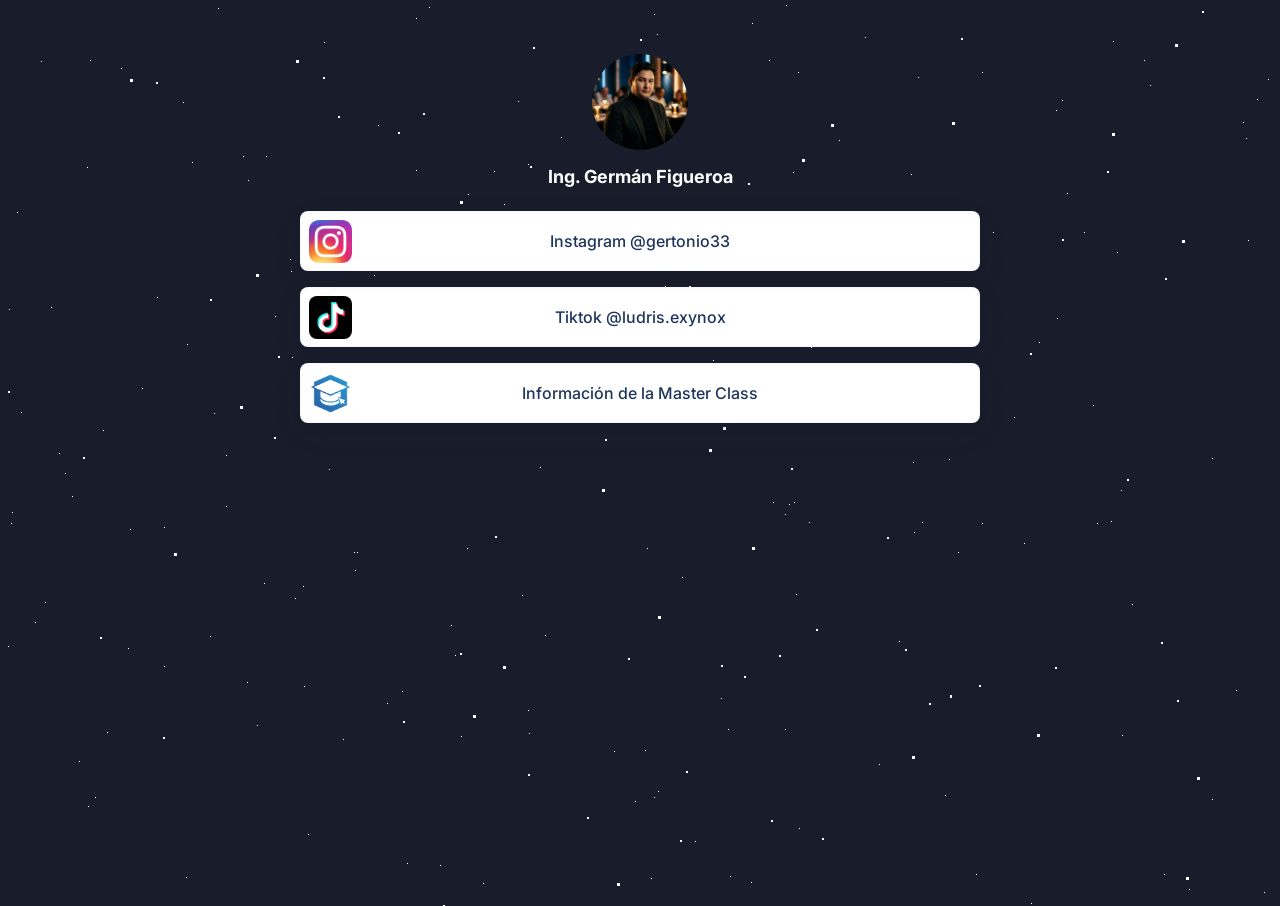
<file: index.html>
<!DOCTYPE html>
<html lang="en">
    <head>
        <meta charset="utf-8">
        <link href="assets/css/style.css" rel="stylesheet">
        <meta name='viewport' content='width=device-width, initial-scale=1.0, maximum-scale=1.0, user-scalable=0'>
        <link rel="shortcut icon" href="assets/images/favicon.png" type="image/webp">
        <link rel="apple-touch-icon" sizes="180x180" href="images/favicon.png">
        <link rel="icon" href="assets/images/favicon.png" type="image/webp">
        <title>Linktree template</title>
        <link href="https://fonts.googleapis.com/css2?family=Inter:wght@400;500;600;700&amp;display=swap" rel="stylesheet">
    </head>
    <body>
        <!-- Snowfall Background Animation -->
        <section class="animated-background">
            <div id="stars1"></div>
            <div id="stars2"></div>
            <div id="stars3"></div>
        </section>
        <!-- End of Snowfall Background Animation -->

        <div class="min-h-full flex-h-center" id="background_div">
            <input type="hidden" value="https://bio.link" id="app-url">
                <input type="hidden" value="null" id="is-featured">
                    <canvas id="bg-canvas" class="background-overlay"></canvas>
                </input>
            </input>

            <div class="mt-48 page-full-wrap relative ">
                <input type="hidden" value="creator-page" id="page-type">
                <img class="display-image m-auto" data-src="assets/images/logo.png" src="assets/images/ger.jpeg" alt="[Your photo alt]"/>
                <h2 class="page-title page-text-color page-text-font mt-16 text-center">Ing. Germán Figueroa</h2>
                       
                <div class="mt-24">
                    <div class="page-item-wrap relative">
                        <div class="page-item flex-both-center absolute"></div>
                        <a class="page-item-each py-10 flex-both-center" href="https://www.instagram.com/gertonio33?igsh=aHZlazZhb2wwNm03" data-id="261652" data-type="page_item">
                            <img class="link-each-image" data-src="assets/images/instagram.png" src="assets/images/instagram.png" alt="Instagram @gertonio33"/>
                            <span class=" item-title text-center">Instagram @gertonio33</span>
                        </a>
                    </div>        
                    <div class="page-item-wrap relative">
                        <div class="page-item flex-both-center absolute"></div>
                        <a class="page-item-each py-10 flex-both-center" href="https://www.tiktok.com/@ludris.exynox?is_from_webapp=1&sender_device=pc" data-id="261685" data-type="page_item">
                            <img class="link-each-image" data-src="assets/images/tiktok.jpg" src="assets/images/tiktok.jpg" alt="ludris.exynox"/>
                            <span class=" item-title text-center">Tiktok @ludris.exynox</span>
                        </a>
                    </div>    
                    <div class="page-item-wrap relative">
                        <div class="page-item flex-both-center absolute"></div>
                        <a class="page-item-each py-10 flex-both-center" data-id="261685" href="cursoinfo.html" target="_self" data-type="page_item"> 
                            <img class="link-each-image" data-src="assets/images/curso.webp" src="assets/images/curso.webp" />
                            <span class=" item-title text-center">Información de la Master Class</span>
                        </a>
                    </div>                            
                                      
                </div>                                                                                
            </div>
        </div>
    </body>

    <!--
    A different snowfall    
    <script  src="assets/js/snowfall.js"></script>
    -->
</html>
</file>
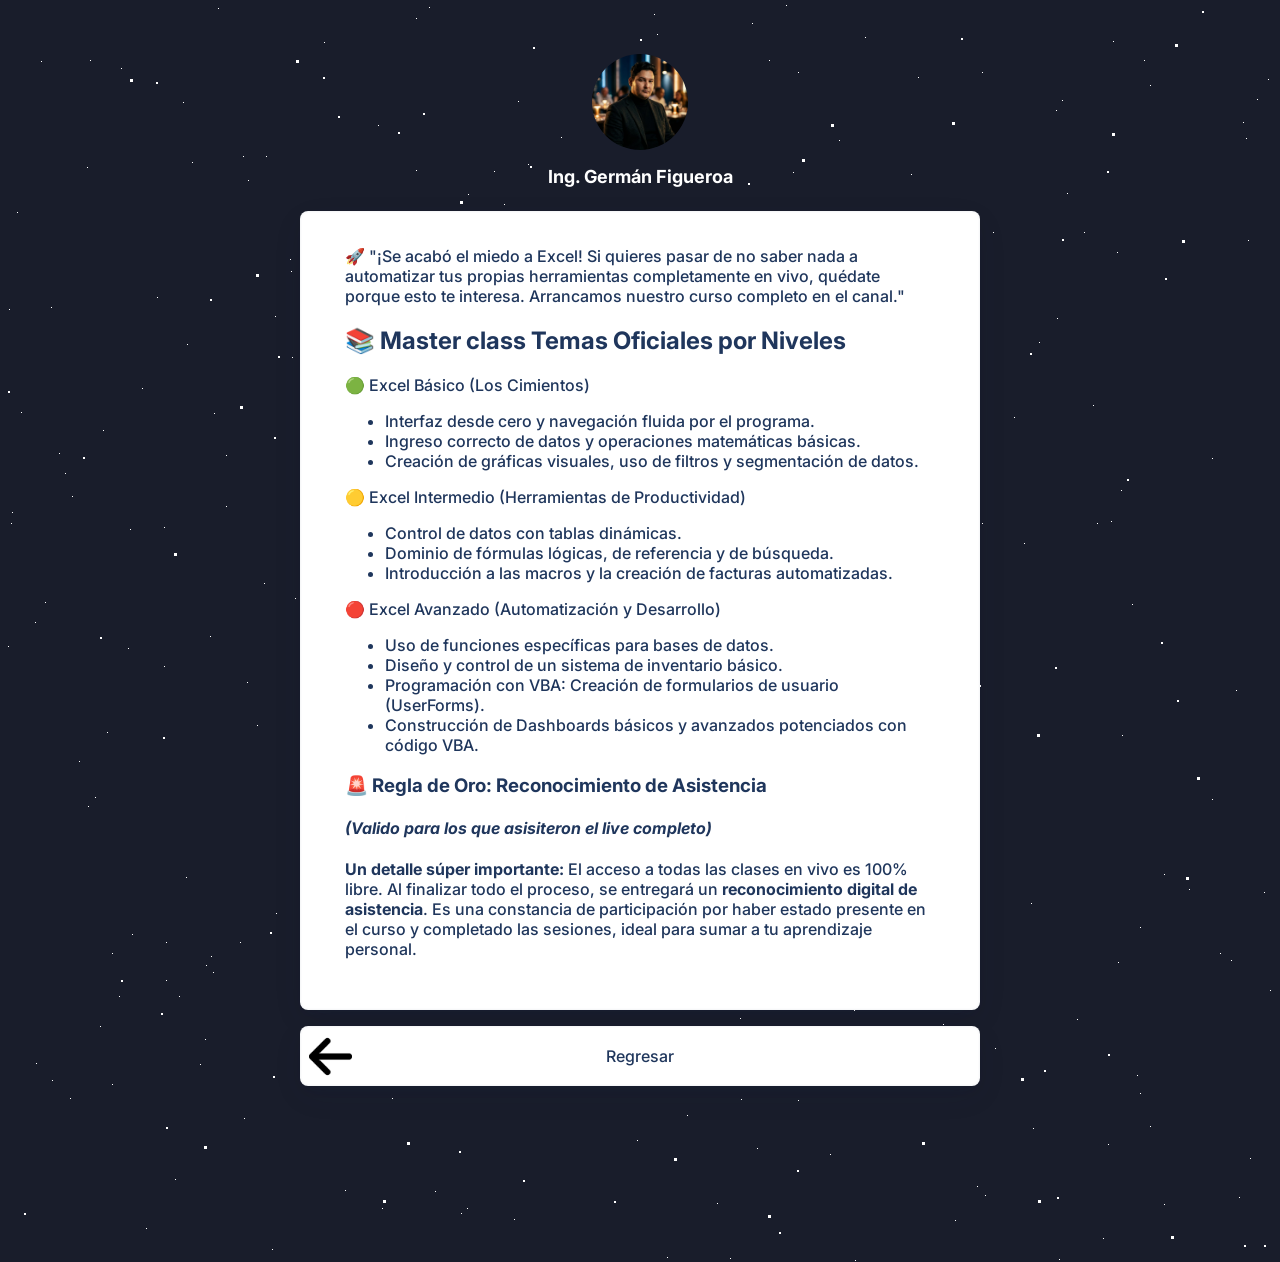
<file: cursoinfo.html>
<!DOCTYPE html>
<html lang="en">
    <head>
        <meta charset="utf-8">
        <link href="assets/css/style.css" rel="stylesheet">
        <meta name='viewport' content='width=device-width, initial-scale=1.0, maximum-scale=1.0, user-scalable=0'>
        <link rel="shortcut icon" href="assets/images/favicon.png" type="image/webp">
        <link rel="apple-touch-icon" sizes="180x180" href="images/favicon.png">
        <link rel="icon" href="assets/images/favicon.png" type="image/webp">
        <title>Perfil German Figueroa</title>
        <link href="https://fonts.googleapis.com/css2?family=Inter:wght@400;500;600;700&amp;display=swap" rel="stylesheet">
    </head>
    <body>
        <!-- Snowfall Background Animation -->
        <section class="animated-background">
            <div id="stars1"></div>
            <div id="stars2"></div>
            <div id="stars3"></div>
        </section>
        <!-- End of Snowfall Background Animation -->

        <div class="min-h-full flex-h-center" id="background_div">
            <input type="hidden" value="https://bio.link" id="app-url">
                <input type="hidden" value="null" id="is-featured">
                    <canvas id="bg-canvas" class="background-overlay"></canvas>
                </input>
            </input>

            <div class="mt-48 page-full-wrap relative ">
                <input type="hidden" value="creator-page" id="page-type">
                <img class="display-image m-auto" data-src="assets/images/logo.png" src="assets/images/ger.jpeg" alt="[Your photo alt]"/>
                <h2 class="page-title page-text-color page-text-font mt-16 text-center">Ing. Germán Figueroa</h2>
                       
                <div class="mt-24">        
                    <div class="page-item-wrap relative">
                        <div class="page-item flex-both-center absolute"></div>
                        <a class="page-item-each py-10 flex-both-center" data-id="261685" data-type="page_item">  
                            <div class="curso-container">
    <div class="curso-intro">
        🚀 "¡Se acabó el miedo a Excel! Si quieres pasar de no saber nada a automatizar tus propias herramientas completamente en vivo, quédate porque esto te interesa. Arrancamos nuestro curso completo en el canal."
    </div>

    <h2 class="curso-seccion-titulo">📚 Master class Temas Oficiales por Niveles</h2>

    <div class="curso-nivel">
        <div class="nivel-sub">🟢 Excel Básico (Los Cimientos)</div>
        <ul>
            <li>Interfaz desde cero y navegación fluida por el programa.</li>
            <li>Ingreso correcto de datos y operaciones matemáticas básicas.</li>
            <li>Creación de gráficas visuales, uso de filtros y segmentación de datos.</li>
        </ul>
    </div>

    <div class="curso-nivel">
        <div class="nivel-sub">🟡 Excel Intermedio (Herramientas de Productividad)</div>
        <ul>
            <li>Control de datos con tablas dinámicas.</li>
            <li>Dominio de fórmulas lógicas, de referencia y de búsqueda.</li>
            <li>Introducción a las macros y la creación de facturas automatizadas.</li>
        </ul>
    </div>

    <div class="curso-nivel">
        <div class="nivel-sub">🔴 Excel Avanzado (Automatización y Desarrollo)</div>
        <ul>
            <li>Uso de funciones específicas para bases de datos.</li>
            <li>Diseño y control de un sistema de inventario básico.</li>
            <li>Programación con VBA: Creación de formularios de usuario (UserForms).</li>
            <li>Construcción de Dashboards básicos y avanzados potenciados con código VBA.</li>
        </ul>
    </div>

    <div class="curso-alerta">
        <h3>🚨 Regla de Oro: Reconocimiento de Asistencia</h3>
        <h4><i>(Valido para los que asisiteron el live completo)</i></h4>
        <p><strong>Un detalle súper importante:</strong> El acceso a todas las clases en vivo es 100% libre. Al finalizar todo el proceso, se entregará un <strong>reconocimiento digital de asistencia</strong>. Es una constancia de participación por haber estado presente en el curso y completado las sesiones, ideal para sumar a tu aprendizaje personal.</p>
    </div>
</div>
                        </a>
                    </div>  
                    <div class="page-item-wrap relative">
                        <div class="page-item flex-both-center absolute"></div>
                        <a class="page-item-each py-10 flex-both-center" href="./index.html" data-id="261685" data-type="page_item">
                            <img class="link-each-image" data-src="assets/images/curso.webp" src="assets/images/back.png" />
                            <span class=" item-title text-center">Regresar</span>
                        </a>
                    </div>                            
                                      
                </div>                                                                                
            </div>
        </div>
    </body>

    <!--
    A different snowfall    
    <script  src="assets/js/snowfall.js"></script>
    -->
</html>
</file>
<file: assets/css/style.css>
body,html{
    -ms-scroll-chaining:none;
    overscroll-behavior:none;
    margin:0;
    padding:0;
    background-color: #191d2b;
}

@-webkit-keyframes slidetounlock{
    0%{background-position:-100px 0}
    10%{background-position:-100px 0}
    50%{background-position:100px 0}
    to{background-position:100px 0}
}

@keyframes slidetounlock{
    0%{background-position:-100px 0}
    10%{background-position:-100px 0}
    50%{background-position:100px 0}
    to{background-position:100px 0}
}

.min-h-full{
    min-height:100vh
}

.flex{
    display:flex
}

.flex-both-center{
    display:flex;
    justify-content:center;
    align-items:center
}

.flex-wrap{
    flex-wrap:wrap
}

.flex-h-center{
    display:flex;
    justify-content:center
}

.item-center{
    align-items:center
}

.flex-dir-c{
    flex-direction:column
}

.mx-auto{
    margin-left:auto;
    margin-right:auto
}
.mt-2{
    margin-top:2px
}
.mt-4{
    margin-top:4px
}
.mt-8{
    margin-top:8px
}
.mt-12{
    margin-top:12px
}
.mt-16{
    margin-top:16px
}
.mt-24{
    margin-top:24px
}
.mt-32{
    margin-top:32px
}
.mt-48{
    margin-top:48px
}
.mt-120{
    margin-top:120px
}
.mb-48{
    margin-bottom:48px
}
.m-auto{
    margin:auto
}
.ml-6{
    margin-left:6px
}
.py-10{
    padding:10px
}
.ln-h-22{
    line-height:22px
}
.ln-h-32{
    line-height:32px
}

.text-fs-14{
    font-size:14px
}
.text-fs-16{
    font-size:16px
}
.text-fs-18{
    font-size:18px
}
.text-fs-20{
    font-size:20px
}
.text-fs-22{
    font-size:22px
}

.font-inter{
    font-family:Inter,sans-serif
}
.font-weight-500{
    font-weight:500
}
.font-weight-600{
    font-weight:600
}

.color-white{
    color:#fff
}
.color-gray{
    color:hsla(0,0%,100%,.9)
}
.color-dark{
    color:#222
}
.color-danger{
    color:#ff4963
}

.page-bg{
    position:fixed;
    inset:0;
    z-index:-1;
    height:100vh;
    width:100vw
}
.page-image {
    object-position: center;

}

.display-image {
    border-radius: 50%;
}

.page-title {
    font-size: 18px;
    font-weight: 700;
}

.page-bioline {
    font-size: 16px;
    font-weight: 600;
}

.page-item-title {
    font-size: 16px;
    font-weight: 700;
}

.page-item-each {
    color: #1F365C;
    font-family: 'Inter', sans-serif;
    font-size: 16px;
    font-weight: 500;
    text-transform: none;
    border-radius: 8px;
    
    min-height: 60px;
}

.page-item-wrap {
    margin: 16px 0;
}

.page-item-wrap:last-child {
    margin-bottom: 0;
}

.page-item-wrap:hover {
    transform: translate3d(0px, 0px, 0px) scale(1.015);
}

.page-item {
    border: 0px solid #FFFFFF;
    background: #FFFFFF ;
    border-radius: 8px;
   box-shadow: 0px 6px 14px -6px rgba(24, 39, 75, 0.12), 0px 10px 32px -4px rgba(24, 39, 75, 0.1), inset 0px 0px 2px 1px rgba(24, 39, 75, 0.05);
}


.embed-wrap iframe, .embed-wrap-inside {
    border-radius: 8px;
}

.link-each-image, .page-item-wrap {
    border-radius: 8px;
}

.page-text-font {
    font-family: 'Inter', sans-serif;
    text-transform: none;
}

.page-text-color {
    color: #fff;
}

.social-icon-fill path, .social-icon-fill circle, .social-icon-fill rect {
    fill: #fff;
}

.page-overlay-btn {
    border: 2px solid #1F365C;
}

.w-full{
    width:100%
}

.w-250{
    width:250px
}
.h-150,.h-165{
    height:150px
}

.background-overlay{
    position:fixed;
    width:100%;
    height:100%;
    z-index:0
}

.page-overlay{
    position:fixed;
    left:0;
    top:0;
    width:100vw;
    height:100vh;
    background:rgba(0,0,0,.1);
    -webkit-backdrop-filter:blur(20px);
    backdrop-filter:blur(20px);
    z-index:100
}
.page-overlay-btn{
    text-decoration:none;
    font-family:Inter,sans-serif;
    background:transparent;
    padding:10px 30px;
    border-radius:6px;
    font-size:1.2em;
    display:inline-block;
    cursor:pointer
}
.page-overlay-title{
    font-size:30px;
    font-family:sans-serif
}

.page-overlay-text{
    font-size:18px
}

.page-image{
    position:fixed;
    left:0;
    top:0;
    width:100vw;
    height:100vh;
    -o-object-fit:cover;
    object-fit:cover
}

.display-image{
    width:96px;
    height:96px;
    display:block;
    border-radius:50%;
    -o-object-fit:cover;
    object-fit:cover
}
.text-center{
    text-align:center
}

.page-title{
    margin-bottom:0
}

.page-bioline{
    font-weight:500
}

.page-full-wrap{
    width:680px;
    z-index:10;
    padding-bottom:176px
}
.page-item-wrap{
    transition:transform .15s cubic-bezier(.17,.67,.29,2.71) 0s
}

.page-item-wrap.show-embed{
    border-radius:30px;
    transition:unset;
    transform:unset
}

.page-item-wrap.show-embed:hover{
    transform:unset
}

.page-item-wrap.show-embed:hover .page-item:after,.page-item-wrap.show-embed:hover .page-item:before{
    -webkit-animation:unset;
    animation:unset
}

.show-embed-item{
    overflow:hidden;
    transition:all .3s ease-in-out
}

.page-item-wrap.show-embed .show-embed-item{
    overflow:visible
}

.embed-ind-arrow-icon{
    transform:rotate(-90deg)
}

.page-item-wrap.show-embed .embed-ind-arrow-icon{
    transform:rotate(0deg)
}

.page-item{
    box-sizing:border-box;
    position:absolute;
    left:0;
    top:0;
    width:100%;
    height:100%;
    z-index:-1
}
.page-social{
    display:block;
    cursor:pointer;
    margin:0 12px 12px
}

.page-social svg{
    width:28px;
    height:28px
}

.relative{
    position:relative
}

.link-each-image{
    width:43px;
    height:43px;
    position:absolute;
    left:9px;
    -o-object-fit:cover;
    object-fit:cover
}

.page-logo{
    position:absolute;
    bottom:32px;
    left:calc(50% - 15px)
}

.page-logo:hover svg .bl-logo-br{
    opacity:1
}

.rounded-md{
    border-radius:8px
}

.close-embed{
    width:25px;
    height:25px;
    border-radius:50%;
    background:#fff;
    opacity:.7
}

.embed-wrap{
    width:100%;
    box-sizing:border-box;
    padding:8px;
    height:100%
}

.embed-ind-arrow{
    position:absolute;
    right:24px;
    height:14px;
    top:calc(50% - 7px);
    margin-bottom:16px
}

.embed-ind-arrow-icon{
    transition:all .4s ease-in-out
}

.close-embed:hover{
    opacity:1
}

.cursor-pointer{
    cursor:pointer
}

.page-item-each{
    text-decoration:none;
    overflow:hidden;
    z-index:10;
    box-sizing:border-box
}

.item-title{
    width:55%;
    word-break:break-word
}
.social-icon-anchor{
    position:absolute;
    width:100%;
    height:100%;
    left:0;
    top:0
}

.page-social:hover{
    transition:all .1s ease-in-out;
    transform:scale(1.1)
}

.page-item-title{
    font-weight:700;
    margin-bottom:16px
}

.embed-wrap-inside{
    background-color:#fff;
    display:flex;
    justify-content:center;
    box-sizing:border-box;
    padding:10px;
    height:100%;
    overflow:hidden
}

.embed-wrap-inside iframe{
    width:auto;
    min-width:500px
}

.embed-wrap-inside{
    position:relative
}

.embed-wrap-inside:after{
    content:"";
    position:absolute;
    height:85%;
    width:495px;
    border:10px solid #fff;
    transition-property:border;
    transition-duration:.2s;
    pointer-events:none
}

.subscribers-img{
    width:66px;
    height:66px;
    border-radius:50%;
    box-shadow:0 0 10px rgba(0,0,0,.05);
    position:absolute;
    top:-33px;
    left:calc(50% - 33px)
}

.subsc-count{
    color:hsla(0,0%,100%,.9);
    line-height:24px;
    font-weight:300
}

.subsc-err{
    height:40px;
    transition:all .25s ease-in-out
}

.w-400{
    width:400px
}

.subsc-button{
    height:40px;
    padding:0 16px;
    background:#fff;
    border:1px solid #fff;
    border-radius:0 2px 2px 0;
    line-height:32px;
    text-transform:capitalize;
    color:#000;
    cursor:pointer;
    justify-content:center;
    align-items:center;
    text-decoration:none
}

.thank-you-btn{
    border-radius:2px
}

.dark-btn{
    background:#222;
    height:48px;
    padding:0 24px;
    color:#fff;
    border:1.5px solid #222
}

.subsc-button:focus{
    outline:none
}

.subsc-email{
    background:hsla(0,0%,100%,.1);
    border:1.5px solid #fff;
    border-radius:2px 0 0 2px;
    padding:0 12px;
    height:40px;
    font-size:14px;
    width:calc(100% - 180px);
    box-sizing:border-box
}

.dark-input{
    border:1.5px solid #222;
    height:48px;
    width:calc(100% - 100px);
    font-size:16px;
    color:#222
}

.subsc-email::-moz-placeholder{
    font-family:Inter,sans-serif;
    font-size:14px;
    line-height:19px;
    color:hsla(0,0%,100%,.5)

}

.subsc-email:-ms-input-placeholder{
    font-family:Inter,sans-serif;
    font-size:14px;
    line-height:19px;
    color:hsla(0,0%,100%,.5)
}

.subsc-email::placeholder{
    font-family:Inter,sans-serif;
    font-size:14px;
    line-height:19px;
    color:hsla(0,0%,100%,.5)
}

.dark-input::-moz-placeholder{
    color:#6e6d7a;
    font-size:16px
}

.dark-input:-ms-input-placeholder{
    color:#6e6d7a;
    font-size:16px
}

.dark-input::placeholder{
    color:#6e6d7a;
    font-size:16px
}

.subsc-email:focus{
    outline:none;
    background:hsla(0,0%,100%,0)
}

.subscribers-email-wrap.error-wrap .subsc-button,.subscribers-email-wrap.error-wrap .subsc-email{
    border:1.5px solid #ff4963
}

.subscribers-email-wrap.error-wrap .subsc-email{
    border-right:none
}

.featured-subscribers{
    position:fixed;
    left:0;
    bottom:0;
    width:100%;
    background:#000;
    box-shadow:0 1.60588px 4.41618px rgba(24,39,75,.12),0 2.81029px 12.8471px rgba(24,39,75,.12);
    z-index:100;
    box-sizing:border-box;
    opacity:1;
    transition:all .27s cubic-bezier(.1,.9,.9,.9);
    flex-wrap:wrap;
    display:flex;
    flex-flow:column;
    justify-content:center;
    align-items:center
}

.featured-subscribers .subsc-count,.featured-subscribers .subsc-svg,.featured-subscribers .subscribers-email-wrap{
    opacity:1
}

.featured-subscribers.hide-subscribers .subsc-count,.featured-subscribers.hide-subscribers .subsc-svg,.featured-subscribers.hide-subscribers .subscribers-email-wrap{
    opacity:0
}

.featured-subscribers .subscribers-img{
    opacity:1;
    transform:scale(1);
    transition:all .27s cubic-bezier(.1,.9,.9,.9)
}

.featured-subscribers.hide-subscribers .subscribers-img{
    opacity:0;
    transform:scale(.15);
    transition:all .27s cubic-bezier(.1,.9,.9,.9)
}

.featured-subscribers .subsc-title{
    margin-top:32px;
    transition:all .27s cubic-bezier(.1,.9,.9,.9)
}

.featured-subscribers.hide-subscribers .show-after-success .thank-you-msg{
    opacity:1
}

.featured-subscribers.hide-subscribers .pt-38{
    padding-top:38px
}

.featured-subscribers.hide-subscribers .pt-52{
    padding-top:52px
}

.featured-subscribers.hide-subscribers .subsc-title{
    font-size:16px;
    font-weight:400;
    transition:all .27s cubic-bezier(.1,.9,.9,.9)
}

.featured-subscribers.hide-subscribers{
    transition:all .25s cubic-bezier(.1,.9,.9,.9);
    height:56px
}

.featured-subscribers.hide-subscribers .subscribers-btn{
    transform:rotate(180deg)
}

.subscribers-btn{
    position:absolute;
    right:16px;
    top:14px;
    width:30px;
    height:30px;
    display:flex;
    align-items:center;
    justify-content:center;
    border-radius:30px;
    transition:all .2s ease-out
}

.subscribers-btn svg path{
    opacity:.5;
    transition:all 75ms ease
}

.subscribers-btn:hover svg path{
    opacity:1;
    transition:all 75ms ease
}

.op-0{
    opacity:0
}

.hidden{
    display:none
}

.campaign-main-wrap{
    width:400px
}

.campaign-email{
    border:1px solid #e7e7e9;
    width:80px;
    height:80px;
    -o-object-fit:cover;
    object-fit:cover;
    border-radius:50%
}

.campaign-subsc-count{
    color:rgba(34,34,34,.9)
}

.campaign-user-link{
    background:rgba(0,0,0,.05);
    -webkit-backdrop-filter:blur(200px);
    backdrop-filter:blur(200px);
    border-radius:68px;
    height:42px;
    padding:0 12px;
    margin:0 auto;
    text-decoration:none;
    position:fixed;
    bottom:36px;
    transition:all .15s ease-out
}

.campaign-user-link:hover{
    background:rgba(0,0,0,.1)
}

.campaign-user-image{
    width:24px;
    height:24px;
    border-radius:50%;
    margin-right:12px
}

.bl-circle-loader{
    border-right:3px solid transparent;
    border-top:3px solid transparent;
    border-radius:50%;
    border-color:#000 #000 transparent transparent;
    border-style:solid;
    border-width:3px;
    width:15px;
    height:15px;
    -webkit-animation:spin 1s linear infinite;
    animation:spin 1s linear infinite;
    position:absolute
}

.dark-btn .bl-circle-loader{
    border-top:3px solid #fff;
    border-right:3px solid #fff
}

@-webkit-keyframes spin{
    0%{
        -webkit-transform:rotate(0deg)
    }
    to{
        -webkit-transform:rotate(1turn)
    }
}

@keyframes spin{
    0%{
        transform:rotate(0deg)
    }
    to{
        transform:rotate(1turn)
    }
}

@media (max-width:768px){
    .page-full-wrap{
        width:90%
    }
    .embed-wrap-inside iframe{
        width:100%;
        min-width:unset
    }
    .page-overlay-title{
        font-size:24px;
        margin:16px 0
    }
    .embed-wrap-inside:after{
        width:93%
    }
}

@media (max-width:480px){
    .campaign-main-wrap{
        width:100%;
        padding:0 24px
    }
    .xs-hidden{
        display:none
    }
    .xs-w-100{
        width:100%
    }
    .xs-w-150{
        width:150px
    }
    .featured-subscribers{
        height:150px;
        padding:24px 16px 32px
    }
    .h-165{
        height:165px
    }
    .xs-mt-6{
        margin-top:6px
    }
    .xs-mt-8{
        margin-top:8px
    }
    .xs-mt-16{
        margin-top:16px
    }
    .xs-mt-32{
        margin-top:32px
    }
    .xs-mx-24{
        margin:auto 24px
    }
    .xs-block{
        display:block
    }
    .subsc-button{
        font-weight:400;
        padding:0 16px;
        border-radius:0 4px 4px 0
    }
    .thank-you-btn{
        border-radius:4px
    }
    .subsc-email{
        width:calc(100% - 65px);
        border:1.5px solid #fff;
        border-radius:4px 0 0 4px
    }
    .dark-input{
        border:1.5px solid #222
    }
    .subsc-title{
        font-size:16px
    }
    .featured-subscribers .subsc-title{
        margin-top:38px;
        width:calc(100% - 20px)
    }
}

@media (max-width:400px){
    .embed-wrap-inside:after{
        width:90%
    }
}

/*-----------------------parallax-----------------------*/
/* credits: https://www.youtube.com/watch?v=aywzn9cf-_U */
#stars1 {
    width: 1px;
    height: 1px;
    background: transparent;
    animation: animStar 120s linear infinite;

    box-shadow: 779px 1331px #fff, 324px 42px #fff, 303px 586px #fff,
    1312px 276px #fff, 451px 625px #fff, 521px 1931px #fff, 1087px 1871px #fff,
    36px 1546px #fff, 132px 934px #fff, 1698px 901px #fff, 1418px 664px #fff,
    1448px 1157px #fff, 1084px 232px #fff, 347px 1776px #fff, 1722px 243px #fff,
    1629px 835px #fff, 479px 969px #fff, 1231px 960px #fff, 586px 384px #fff,
    164px 527px #fff, 8px 646px #fff, 1150px 1126px #fff, 665px 1357px #fff,
    1556px 1982px #fff, 1260px 1961px #fff, 1675px 1741px #fff,
    1843px 1514px #fff, 718px 1628px #fff, 242px 1343px #fff, 1497px 1880px #fff,
    1364px 230px #fff, 1739px 1302px #fff, 636px 959px #fff, 304px 686px #fff,
    614px 751px #fff, 1935px 816px #fff, 1428px 60px #fff, 355px 335px #fff,
    1594px 158px #fff, 90px 60px #fff, 1553px 162px #fff, 1239px 1825px #fff,
    1945px 587px #fff, 749px 1785px #fff, 1987px 1172px #fff, 1301px 1237px #fff,
    1039px 342px #fff, 1585px 1481px #fff, 995px 1048px #fff, 524px 932px #fff,
    214px 413px #fff, 1701px 1300px #fff, 1037px 1613px #fff, 1871px 996px #fff,
    1360px 1635px #fff, 1110px 1313px #fff, 412px 1783px #fff, 1949px 177px #fff,
    903px 1854px #fff, 700px 1936px #fff, 378px 125px #fff, 308px 834px #fff,
    1118px 962px #fff, 1350px 1929px #fff, 781px 1811px #fff, 561px 137px #fff,
    757px 1148px #fff, 1670px 1979px #fff, 343px 739px #fff, 945px 795px #fff,
    576px 1903px #fff, 1078px 1436px #fff, 1583px 450px #fff, 1366px 474px #fff,
    297px 1873px #fff, 192px 162px #fff, 1624px 1633px #fff, 59px 453px #fff,
    82px 1872px #fff, 1933px 498px #fff, 1966px 1974px #fff, 1975px 1688px #fff,
    779px 314px #fff, 1858px 1543px #fff, 73px 1507px #fff, 1693px 975px #fff,
    1683px 108px #fff, 1768px 1654px #fff, 654px 14px #fff, 494px 171px #fff,
    1689px 1895px #fff, 1660px 263px #fff, 1031px 903px #fff, 1203px 1393px #fff,
    1333px 1421px #fff, 1113px 41px #fff, 1206px 1645px #fff, 1325px 1635px #fff,
    142px 388px #fff, 572px 215px #fff, 1535px 296px #fff, 1419px 407px #fff,
    1379px 1003px #fff, 329px 469px #fff, 1791px 1652px #fff, 935px 1802px #fff,
    1330px 1820px #fff, 421px 1933px #fff, 828px 365px #fff, 275px 316px #fff,
    707px 960px #fff, 1605px 1554px #fff, 625px 58px #fff, 717px 1697px #fff,
    1669px 246px #fff, 1925px 322px #fff, 1154px 1803px #fff, 1929px 295px #fff,
    1248px 240px #fff, 1045px 1755px #fff, 166px 942px #fff, 1888px 1773px #fff,
    678px 1963px #fff, 1370px 569px #fff, 1974px 1400px #fff, 1786px 460px #fff,
    51px 307px #fff, 784px 1400px #fff, 730px 1258px #fff, 1712px 393px #fff,
    416px 170px #fff, 1797px 1932px #fff, 572px 219px #fff, 1557px 1856px #fff,
    218px 8px #fff, 348px 1334px #fff, 469px 413px #fff, 385px 1738px #fff,
    1357px 1818px #fff, 240px 942px #fff, 248px 1847px #fff, 1535px 806px #fff,
    236px 1514px #fff, 1429px 1556px #fff, 73px 1633px #fff, 1398px 1121px #fff,
    671px 1301px #fff, 1404px 1663px #fff, 740px 1018px #fff, 1600px 377px #fff,
    785px 514px #fff, 112px 1084px #fff, 1915px 1887px #fff, 1463px 1848px #fff,
    687px 1115px #fff, 1268px 1768px #fff, 1729px 1425px #fff,
    1284px 1022px #fff, 801px 974px #fff, 1975px 1317px #fff, 1354px 834px #fff,
    1446px 1484px #fff, 1283px 1786px #fff, 11px 523px #fff, 1842px 236px #fff,
    1355px 654px #fff, 429px 7px #fff, 1033px 1128px #fff, 157px 297px #fff,
    545px 635px #fff, 52px 1080px #fff, 827px 1520px #fff, 1121px 490px #fff,
    9px 309px #fff, 1744px 1586px #fff, 1014px 417px #fff, 1534px 524px #fff,
    958px 552px #fff, 1403px 1496px #fff, 387px 703px #fff, 1522px 548px #fff,
    1355px 282px #fff, 1532px 601px #fff, 1838px 790px #fff, 290px 259px #fff,
    295px 598px #fff, 1601px 539px #fff, 1561px 1272px #fff, 34px 1922px #fff,
    1024px 543px #fff, 467px 369px #fff, 722px 333px #fff, 1976px 1255px #fff,
    766px 983px #fff, 1582px 1285px #fff, 12px 512px #fff, 617px 1410px #fff,
    682px 577px #fff, 1334px 1438px #fff, 439px 327px #fff, 1617px 1661px #fff,
    673px 129px #fff, 794px 941px #fff, 1386px 1902px #fff, 37px 1353px #fff,
    1467px 1353px #fff, 416px 18px #fff, 187px 344px #fff, 200px 1898px #fff,
    1491px 1619px #fff, 811px 347px #fff, 924px 1827px #fff, 945px 217px #fff,
    1735px 1228px #fff, 379px 1890px #fff, 79px 761px #fff, 825px 1837px #fff,
    1980px 1558px #fff, 1308px 1573px #fff, 1488px 1726px #fff,
    382px 1208px #fff, 522px 595px #fff, 1277px 1898px #fff, 354px 552px #fff,
    161px 1784px #fff, 614px 251px #fff, 526px 1576px #fff, 17px 212px #fff,
    179px 996px #fff, 467px 1208px #fff, 1944px 1838px #fff, 1140px 1093px #fff,
    858px 1007px #fff, 200px 1064px #fff, 423px 1964px #fff, 1945px 439px #fff,
    1377px 689px #fff, 1120px 1437px #fff, 1876px 668px #fff, 907px 1324px #fff,
    343px 1976px #fff, 1816px 1501px #fff, 1849px 177px #fff, 647px 91px #fff,
    1984px 1012px #fff, 1336px 1300px #fff, 128px 648px #fff, 305px 1060px #fff,
    1324px 826px #fff, 1263px 1314px #fff, 1801px 629px #fff, 1614px 1555px #fff,
    1634px 90px #fff, 1603px 452px #fff, 891px 1984px #fff, 1556px 1906px #fff,
    121px 68px #fff, 1676px 1714px #fff, 516px 936px #fff, 1947px 1492px #fff,
    1455px 1519px #fff, 45px 602px #fff, 205px 1039px #fff, 793px 172px #fff,
    1562px 1739px #fff, 1056px 110px #fff, 1512px 379px #fff, 1795px 1621px #fff,
    1848px 607px #fff, 262px 1719px #fff, 477px 991px #fff, 483px 883px #fff,
    1239px 1197px #fff, 1496px 647px #fff, 1649px 25px #fff, 1491px 1946px #fff,
    119px 996px #fff, 179px 1472px #fff, 1341px 808px #fff, 1565px 1700px #fff,
    407px 1544px #fff, 1754px 357px #fff, 1288px 981px #fff, 902px 1997px #fff,
    1755px 1668px #fff, 186px 877px #fff, 1202px 1882px #fff, 461px 1213px #fff,
    1400px 748px #fff, 1969px 1899px #fff, 809px 522px #fff, 514px 1219px #fff,
    374px 275px #fff, 938px 1973px #fff, 357px 552px #fff, 144px 1722px #fff,
    1572px 912px #fff, 402px 1858px #fff, 1544px 1195px #fff, 667px 1257px #fff,
    727px 1496px #fff, 993px 232px #fff, 1772px 313px #fff, 1040px 1590px #fff,
    1204px 1973px #fff, 1268px 79px #fff, 1555px 1048px #fff, 986px 1707px #fff,
    978px 1710px #fff, 713px 360px #fff, 407px 863px #fff, 461px 736px #fff,
    284px 1608px #fff, 103px 430px #fff, 1283px 1319px #fff, 977px 1186px #fff,
    1966px 1516px #fff, 1287px 1129px #fff, 70px 1098px #fff, 1189px 889px #fff,
    1126px 1734px #fff, 309px 1292px #fff, 879px 764px #fff, 65px 473px #fff,
    1003px 1959px #fff, 658px 791px #fff, 402px 1576px #fff, 35px 622px #fff,
    529px 1589px #fff, 164px 666px #fff, 1876px 1290px #fff, 1541px 526px #fff,
    270px 1297px #fff, 440px 865px #fff, 1500px 802px #fff, 182px 1754px #fff,
    1264px 892px #fff, 272px 1249px #fff, 1289px 1535px #fff, 190px 1646px #fff,
    955px 242px #fff, 1456px 1597px #fff, 1727px 1983px #fff, 635px 801px #fff,
    226px 455px #fff, 1396px 1710px #fff, 849px 1863px #fff, 237px 1264px #fff,
    839px 140px #fff, 1122px 735px #fff, 1280px 15px #fff, 1318px 242px #fff,
    1819px 1148px #fff, 333px 1392px #fff, 1949px 553px #fff, 1878px 1332px #fff,
    467px 548px #fff, 1812px 1082px #fff, 1067px 193px #fff, 243px 156px #fff,
    483px 1616px #fff, 1714px 933px #fff, 759px 1800px #fff, 1822px 995px #fff,
    1877px 572px #fff, 581px 1084px #fff, 107px 732px #fff, 642px 1837px #fff,
    166px 1493px #fff, 1555px 198px #fff, 819px 307px #fff, 947px 345px #fff,
    827px 224px #fff, 927px 1394px #fff, 540px 467px #fff, 1093px 405px #fff,
    1140px 927px #fff, 130px 529px #fff, 33px 1980px #fff, 1147px 1663px #fff,
    1616px 1436px #fff, 528px 710px #fff, 798px 1100px #fff, 505px 1480px #fff,
    899px 641px #fff, 1909px 1949px #fff, 1311px 964px #fff, 979px 1301px #fff,
    1393px 969px #fff, 1793px 1886px #fff, 292px 357px #fff, 1196px 1718px #fff,
    1290px 1994px #fff, 537px 1973px #fff, 1181px 1674px #fff,
    1740px 1566px #fff, 1307px 265px #fff, 922px 522px #fff, 1892px 472px #fff,
    384px 1746px #fff, 392px 1098px #fff, 647px 548px #fff, 390px 1498px #fff,
    1246px 138px #fff, 730px 876px #fff, 192px 1472px #fff, 1790px 1789px #fff,
    928px 311px #fff, 1253px 1647px #fff, 747px 1921px #fff, 1561px 1025px #fff,
    1533px 1292px #fff, 1985px 195px #fff, 728px 729px #fff, 1712px 1936px #fff,
    512px 1717px #fff, 1528px 483px #fff, 313px 1642px #fff, 281px 1849px #fff,
    1212px 799px #fff, 435px 1191px #fff, 1422px 611px #fff, 1718px 1964px #fff,
    411px 944px #fff, 210px 636px #fff, 1502px 1295px #fff, 1434px 349px #fff,
    769px 60px #fff, 747px 1053px #fff, 789px 504px #fff, 1436px 1264px #fff,
    1893px 1225px #fff, 1394px 1788px #fff, 1108px 1317px #fff,
    1673px 1395px #fff, 854px 1010px #fff, 1705px 80px #fff, 1858px 148px #fff,
    1729px 344px #fff, 1388px 664px #fff, 895px 406px #fff, 1479px 157px #fff,
    1441px 1157px #fff, 552px 1900px #fff, 516px 364px #fff, 1647px 189px #fff,
    1427px 1071px #fff, 785px 729px #fff, 1080px 1710px #fff, 504px 204px #fff,
    1177px 1622px #fff, 657px 34px #fff, 1296px 1099px #fff, 248px 180px #fff,
    1212px 1568px #fff, 667px 1562px #fff, 695px 841px #fff, 1608px 1247px #fff,
    751px 882px #fff, 87px 167px #fff, 607px 1368px #fff, 1363px 1203px #fff,
    1836px 317px #fff, 1668px 1703px #fff, 830px 1154px #fff, 1721px 1398px #fff,
    1601px 1280px #fff, 976px 874px #fff, 1743px 254px #fff, 1020px 1815px #fff,
    1670px 1766px #fff, 1890px 735px #fff, 1379px 136px #fff, 1864px 695px #fff,
    206px 965px #fff, 1404px 1932px #fff, 1923px 1360px #fff, 247px 682px #fff,
    519px 1708px #fff, 645px 750px #fff, 1164px 1204px #fff, 834px 323px #fff,
    172px 1350px #fff, 213px 972px #fff, 1837px 190px #fff, 285px 1806px #fff,
    1047px 1299px #fff, 1548px 825px #fff, 1730px 324px #fff, 1346px 1909px #fff,
    772px 270px #fff, 345px 1190px #fff, 478px 1433px #fff, 1479px 25px #fff,
    1994px 1830px #fff, 1744px 732px #fff, 20px 1635px #fff, 690px 1795px #fff,
    1594px 569px #fff, 579px 245px #fff, 1398px 733px #fff, 408px 1352px #fff,
    1774px 120px #fff, 1152px 1370px #fff, 1698px 1810px #fff, 710px 1450px #fff,
    665px 286px #fff, 493px 1720px #fff, 786px 5px #fff, 637px 1140px #fff,
    764px 324px #fff, 927px 310px #fff, 938px 1424px #fff, 1884px 744px #fff,
    913px 462px #fff, 1831px 1936px #fff, 1527px 249px #fff, 36px 1381px #fff,
    1597px 581px #fff, 1530px 355px #fff, 949px 459px #fff, 799px 828px #fff,
    242px 1471px #fff, 654px 797px #fff, 796px 594px #fff, 1365px 678px #fff,
    752px 23px #fff, 1630px 541px #fff, 982px 72px #fff, 1733px 1831px #fff,
    21px 412px #fff, 775px 998px #fff, 335px 1945px #fff, 264px 583px #fff,
    158px 1311px #fff, 528px 164px #fff, 1978px 574px #fff, 717px 1203px #fff,
    734px 1591px #fff, 1555px 820px #fff, 16px 1943px #fff, 1625px 1177px #fff,
    1236px 690px #fff, 1585px 1590px #fff, 1737px 1728px #fff, 721px 698px #fff,
    1804px 1186px #fff, 166px 980px #fff, 1850px 230px #fff, 330px 1712px #fff,
    95px 797px #fff, 1948px 1078px #fff, 469px 939px #fff, 1269px 1899px #fff,
    955px 1220px #fff, 1137px 1075px #fff, 312px 1293px #fff, 986px 1762px #fff,
    1103px 1238px #fff, 428px 1993px #fff, 355px 570px #fff, 977px 1836px #fff,
    1395px 1092px #fff, 276px 913px #fff, 1743px 656px #fff, 773px 502px #fff,
    1686px 1322px #fff, 1516px 1945px #fff, 1334px 501px #fff, 266px 156px #fff,
    455px 655px #fff, 798px 72px #fff, 1059px 1259px #fff, 1402px 1687px #fff,
    236px 1329px #fff, 1455px 786px #fff, 146px 1228px #fff, 1851px 823px #fff,
    1062px 100px #fff, 1220px 953px #fff, 20px 1826px #fff, 36px 1063px #fff,
    1525px 338px #fff, 790px 1521px #fff, 741px 1099px #fff, 288px 1489px #fff,
    700px 1060px #fff, 390px 1071px #fff, 411px 1036px #fff, 1853px 1072px #fff,
    1446px 1085px #fff, 1164px 874px #fff, 924px 925px #fff, 291px 271px #fff,
    1257px 1964px #fff, 1580px 1352px #fff, 1507px 1216px #fff, 211px 956px #fff,
    985px 1195px #fff, 975px 1640px #fff, 518px 101px #fff, 663px 1395px #fff,
    914px 532px #fff, 145px 1320px #fff, 69px 1397px #fff, 982px 523px #fff,
    257px 725px #fff, 1599px 831px #fff, 1636px 1513px #fff, 1250px 1158px #fff,
    1132px 604px #fff, 183px 102px #fff, 1057px 318px #fff, 1247px 1835px #fff,
    1983px 1110px #fff, 1077px 1455px #fff, 921px 1770px #fff, 806px 1350px #fff,
    1938px 1992px #fff, 855px 1260px #fff, 902px 1345px #fff, 658px 1908px #fff,
    1845px 679px #fff, 712px 1482px #fff, 595px 950px #fff, 1784px 1992px #fff,
    1847px 1785px #fff, 691px 1004px #fff, 175px 1179px #fff, 1666px 1911px #fff,
    41px 61px #fff, 971px 1080px #fff, 1830px 1450px #fff, 1351px 1518px #fff,
    1257px 99px #fff, 1395px 1498px #fff, 1117px 252px #fff, 1779px 597px #fff,
    1346px 729px #fff, 1108px 1144px #fff, 402px 691px #fff, 72px 496px #fff,
    1673px 1604px #fff, 1497px 974px #fff, 1865px 1664px #fff, 88px 806px #fff,
    918px 77px #fff, 244px 1118px #fff, 256px 1820px #fff, 1851px 1840px #fff,
    605px 1851px #fff, 634px 383px #fff, 865px 37px #fff, 943px 1024px #fff,
    1951px 177px #fff, 1097px 523px #fff, 985px 1700px #fff, 1243px 122px #fff,
    768px 1070px #fff, 468px 194px #fff, 320px 1867px #fff, 1850px 185px #fff,
    380px 1616px #fff, 468px 1294px #fff, 1122px 1743px #fff, 884px 299px #fff,
    1300px 1917px #fff, 1860px 396px #fff, 1270px 990px #fff, 529px 733px #fff,
    1975px 1347px #fff, 1885px 685px #fff, 226px 506px #fff, 651px 878px #fff,
    1323px 680px #fff, 1284px 680px #fff, 238px 1967px #fff, 911px 174px #fff,
    1111px 521px #fff, 1150px 85px #fff, 794px 502px #fff, 484px 1856px #fff,
    1809px 368px #fff, 112px 953px #fff, 590px 1009px #fff, 1655px 311px #fff,
    100px 1026px #fff, 1803px 352px #fff, 865px 306px #fff, 1077px 1019px #fff,
    1335px 872px #fff, 1647px 1298px #fff, 1233px 1387px #fff, 698px 1036px #fff,
    659px 1860px #fff, 388px 1412px #fff, 1212px 458px #fff, 755px 1468px #fff,
    696px 1654px #fff, 1144px 60px #fff;
}

#stars1:after {
    content: '';
    position: absolute;
    top: auto;
    width: 1px;
    height: 1px;
    background: transparent;

    box-shadow: 779px 1331px #fff, 324px 42px #fff, 303px 586px #fff,
    1312px 276px #fff, 451px 625px #fff, 521px 1931px #fff, 1087px 1871px #fff,
    36px 1546px #fff, 132px 934px #fff, 1698px 901px #fff, 1418px 664px #fff,
    1448px 1157px #fff, 1084px 232px #fff, 347px 1776px #fff, 1722px 243px #fff,
    1629px 835px #fff, 479px 969px #fff, 1231px 960px #fff, 586px 384px #fff,
    164px 527px #fff, 8px 646px #fff, 1150px 1126px #fff, 665px 1357px #fff,
    1556px 1982px #fff, 1260px 1961px #fff, 1675px 1741px #fff,
    1843px 1514px #fff, 718px 1628px #fff, 242px 1343px #fff, 1497px 1880px #fff,
    1364px 230px #fff, 1739px 1302px #fff, 636px 959px #fff, 304px 686px #fff,
    614px 751px #fff, 1935px 816px #fff, 1428px 60px #fff, 355px 335px #fff,
    1594px 158px #fff, 90px 60px #fff, 1553px 162px #fff, 1239px 1825px #fff,
    1945px 587px #fff, 749px 1785px #fff, 1987px 1172px #fff, 1301px 1237px #fff,
    1039px 342px #fff, 1585px 1481px #fff, 995px 1048px #fff, 524px 932px #fff,
    214px 413px #fff, 1701px 1300px #fff, 1037px 1613px #fff, 1871px 996px #fff,
    1360px 1635px #fff, 1110px 1313px #fff, 412px 1783px #fff, 1949px 177px #fff,
    903px 1854px #fff, 700px 1936px #fff, 378px 125px #fff, 308px 834px #fff,
    1118px 962px #fff, 1350px 1929px #fff, 781px 1811px #fff, 561px 137px #fff,
    757px 1148px #fff, 1670px 1979px #fff, 343px 739px #fff, 945px 795px #fff,
    576px 1903px #fff, 1078px 1436px #fff, 1583px 450px #fff, 1366px 474px #fff,
    297px 1873px #fff, 192px 162px #fff, 1624px 1633px #fff, 59px 453px #fff,
    82px 1872px #fff, 1933px 498px #fff, 1966px 1974px #fff, 1975px 1688px #fff,
    779px 314px #fff, 1858px 1543px #fff, 73px 1507px #fff, 1693px 975px #fff,
    1683px 108px #fff, 1768px 1654px #fff, 654px 14px #fff, 494px 171px #fff,
    1689px 1895px #fff, 1660px 263px #fff, 1031px 903px #fff, 1203px 1393px #fff,
    1333px 1421px #fff, 1113px 41px #fff, 1206px 1645px #fff, 1325px 1635px #fff,
    142px 388px #fff, 572px 215px #fff, 1535px 296px #fff, 1419px 407px #fff,
    1379px 1003px #fff, 329px 469px #fff, 1791px 1652px #fff, 935px 1802px #fff,
    1330px 1820px #fff, 421px 1933px #fff, 828px 365px #fff, 275px 316px #fff,
    707px 960px #fff, 1605px 1554px #fff, 625px 58px #fff, 717px 1697px #fff,
    1669px 246px #fff, 1925px 322px #fff, 1154px 1803px #fff, 1929px 295px #fff,
    1248px 240px #fff, 1045px 1755px #fff, 166px 942px #fff, 1888px 1773px #fff,
    678px 1963px #fff, 1370px 569px #fff, 1974px 1400px #fff, 1786px 460px #fff,
    51px 307px #fff, 784px 1400px #fff, 730px 1258px #fff, 1712px 393px #fff,
    416px 170px #fff, 1797px 1932px #fff, 572px 219px #fff, 1557px 1856px #fff,
    218px 8px #fff, 348px 1334px #fff, 469px 413px #fff, 385px 1738px #fff,
    1357px 1818px #fff, 240px 942px #fff, 248px 1847px #fff, 1535px 806px #fff,
    236px 1514px #fff, 1429px 1556px #fff, 73px 1633px #fff, 1398px 1121px #fff,
    671px 1301px #fff, 1404px 1663px #fff, 740px 1018px #fff, 1600px 377px #fff,
    785px 514px #fff, 112px 1084px #fff, 1915px 1887px #fff, 1463px 1848px #fff,
    687px 1115px #fff, 1268px 1768px #fff, 1729px 1425px #fff,
    1284px 1022px #fff, 801px 974px #fff, 1975px 1317px #fff, 1354px 834px #fff,
    1446px 1484px #fff, 1283px 1786px #fff, 11px 523px #fff, 1842px 236px #fff,
    1355px 654px #fff, 429px 7px #fff, 1033px 1128px #fff, 157px 297px #fff,
    545px 635px #fff, 52px 1080px #fff, 827px 1520px #fff, 1121px 490px #fff,
    9px 309px #fff, 1744px 1586px #fff, 1014px 417px #fff, 1534px 524px #fff,
    958px 552px #fff, 1403px 1496px #fff, 387px 703px #fff, 1522px 548px #fff,
    1355px 282px #fff, 1532px 601px #fff, 1838px 790px #fff, 290px 259px #fff,
    295px 598px #fff, 1601px 539px #fff, 1561px 1272px #fff, 34px 1922px #fff,
    1024px 543px #fff, 467px 369px #fff, 722px 333px #fff, 1976px 1255px #fff,
    766px 983px #fff, 1582px 1285px #fff, 12px 512px #fff, 617px 1410px #fff,
    682px 577px #fff, 1334px 1438px #fff, 439px 327px #fff, 1617px 1661px #fff,
    673px 129px #fff, 794px 941px #fff, 1386px 1902px #fff, 37px 1353px #fff,
    1467px 1353px #fff, 416px 18px #fff, 187px 344px #fff, 200px 1898px #fff,
    1491px 1619px #fff, 811px 347px #fff, 924px 1827px #fff, 945px 217px #fff,
    1735px 1228px #fff, 379px 1890px #fff, 79px 761px #fff, 825px 1837px #fff,
    1980px 1558px #fff, 1308px 1573px #fff, 1488px 1726px #fff,
    382px 1208px #fff, 522px 595px #fff, 1277px 1898px #fff, 354px 552px #fff,
    161px 1784px #fff, 614px 251px #fff, 526px 1576px #fff, 17px 212px #fff,
    179px 996px #fff, 467px 1208px #fff, 1944px 1838px #fff, 1140px 1093px #fff,
    858px 1007px #fff, 200px 1064px #fff, 423px 1964px #fff, 1945px 439px #fff,
    1377px 689px #fff, 1120px 1437px #fff, 1876px 668px #fff, 907px 1324px #fff,
    343px 1976px #fff, 1816px 1501px #fff, 1849px 177px #fff, 647px 91px #fff,
    1984px 1012px #fff, 1336px 1300px #fff, 128px 648px #fff, 305px 1060px #fff,
    1324px 826px #fff, 1263px 1314px #fff, 1801px 629px #fff, 1614px 1555px #fff,
    1634px 90px #fff, 1603px 452px #fff, 891px 1984px #fff, 1556px 1906px #fff,
    121px 68px #fff, 1676px 1714px #fff, 516px 936px #fff, 1947px 1492px #fff,
    1455px 1519px #fff, 45px 602px #fff, 205px 1039px #fff, 793px 172px #fff,
    1562px 1739px #fff, 1056px 110px #fff, 1512px 379px #fff, 1795px 1621px #fff,
    1848px 607px #fff, 262px 1719px #fff, 477px 991px #fff, 483px 883px #fff,
    1239px 1197px #fff, 1496px 647px #fff, 1649px 25px #fff, 1491px 1946px #fff,
    119px 996px #fff, 179px 1472px #fff, 1341px 808px #fff, 1565px 1700px #fff,
    407px 1544px #fff, 1754px 357px #fff, 1288px 981px #fff, 902px 1997px #fff,
    1755px 1668px #fff, 186px 877px #fff, 1202px 1882px #fff, 461px 1213px #fff,
    1400px 748px #fff, 1969px 1899px #fff, 809px 522px #fff, 514px 1219px #fff,
    374px 275px #fff, 938px 1973px #fff, 357px 552px #fff, 144px 1722px #fff,
    1572px 912px #fff, 402px 1858px #fff, 1544px 1195px #fff, 667px 1257px #fff,
    727px 1496px #fff, 993px 232px #fff, 1772px 313px #fff, 1040px 1590px #fff,
    1204px 1973px #fff, 1268px 79px #fff, 1555px 1048px #fff, 986px 1707px #fff,
    978px 1710px #fff, 713px 360px #fff, 407px 863px #fff, 461px 736px #fff,
    284px 1608px #fff, 103px 430px #fff, 1283px 1319px #fff, 977px 1186px #fff,
    1966px 1516px #fff, 1287px 1129px #fff, 70px 1098px #fff, 1189px 889px #fff,
    1126px 1734px #fff, 309px 1292px #fff, 879px 764px #fff, 65px 473px #fff,
    1003px 1959px #fff, 658px 791px #fff, 402px 1576px #fff, 35px 622px #fff,
    529px 1589px #fff, 164px 666px #fff, 1876px 1290px #fff, 1541px 526px #fff,
    270px 1297px #fff, 440px 865px #fff, 1500px 802px #fff, 182px 1754px #fff,
    1264px 892px #fff, 272px 1249px #fff, 1289px 1535px #fff, 190px 1646px #fff,
    955px 242px #fff, 1456px 1597px #fff, 1727px 1983px #fff, 635px 801px #fff,
    226px 455px #fff, 1396px 1710px #fff, 849px 1863px #fff, 237px 1264px #fff,
    839px 140px #fff, 1122px 735px #fff, 1280px 15px #fff, 1318px 242px #fff,
    1819px 1148px #fff, 333px 1392px #fff, 1949px 553px #fff, 1878px 1332px #fff,
    467px 548px #fff, 1812px 1082px #fff, 1067px 193px #fff, 243px 156px #fff,
    483px 1616px #fff, 1714px 933px #fff, 759px 1800px #fff, 1822px 995px #fff,
    1877px 572px #fff, 581px 1084px #fff, 107px 732px #fff, 642px 1837px #fff,
    166px 1493px #fff, 1555px 198px #fff, 819px 307px #fff, 947px 345px #fff,
    827px 224px #fff, 927px 1394px #fff, 540px 467px #fff, 1093px 405px #fff,
    1140px 927px #fff, 130px 529px #fff, 33px 1980px #fff, 1147px 1663px #fff,
    1616px 1436px #fff, 528px 710px #fff, 798px 1100px #fff, 505px 1480px #fff,
    899px 641px #fff, 1909px 1949px #fff, 1311px 964px #fff, 979px 1301px #fff,
    1393px 969px #fff, 1793px 1886px #fff, 292px 357px #fff, 1196px 1718px #fff,
    1290px 1994px #fff, 537px 1973px #fff, 1181px 1674px #fff,
    1740px 1566px #fff, 1307px 265px #fff, 922px 522px #fff, 1892px 472px #fff,
    384px 1746px #fff, 392px 1098px #fff, 647px 548px #fff, 390px 1498px #fff,
    1246px 138px #fff, 730px 876px #fff, 192px 1472px #fff, 1790px 1789px #fff,
    928px 311px #fff, 1253px 1647px #fff, 747px 1921px #fff, 1561px 1025px #fff,
    1533px 1292px #fff, 1985px 195px #fff, 728px 729px #fff, 1712px 1936px #fff,
    512px 1717px #fff, 1528px 483px #fff, 313px 1642px #fff, 281px 1849px #fff,
    1212px 799px #fff, 435px 1191px #fff, 1422px 611px #fff, 1718px 1964px #fff,
    411px 944px #fff, 210px 636px #fff, 1502px 1295px #fff, 1434px 349px #fff,
    769px 60px #fff, 747px 1053px #fff, 789px 504px #fff, 1436px 1264px #fff,
    1893px 1225px #fff, 1394px 1788px #fff, 1108px 1317px #fff,
    1673px 1395px #fff, 854px 1010px #fff, 1705px 80px #fff, 1858px 148px #fff,
    1729px 344px #fff, 1388px 664px #fff, 895px 406px #fff, 1479px 157px #fff,
    1441px 1157px #fff, 552px 1900px #fff, 516px 364px #fff, 1647px 189px #fff,
    1427px 1071px #fff, 785px 729px #fff, 1080px 1710px #fff, 504px 204px #fff,
    1177px 1622px #fff, 657px 34px #fff, 1296px 1099px #fff, 248px 180px #fff,
    1212px 1568px #fff, 667px 1562px #fff, 695px 841px #fff, 1608px 1247px #fff,
    751px 882px #fff, 87px 167px #fff, 607px 1368px #fff, 1363px 1203px #fff,
    1836px 317px #fff, 1668px 1703px #fff, 830px 1154px #fff, 1721px 1398px #fff,
    1601px 1280px #fff, 976px 874px #fff, 1743px 254px #fff, 1020px 1815px #fff,
    1670px 1766px #fff, 1890px 735px #fff, 1379px 136px #fff, 1864px 695px #fff,
    206px 965px #fff, 1404px 1932px #fff, 1923px 1360px #fff, 247px 682px #fff,
    519px 1708px #fff, 645px 750px #fff, 1164px 1204px #fff, 834px 323px #fff,
    172px 1350px #fff, 213px 972px #fff, 1837px 190px #fff, 285px 1806px #fff,
    1047px 1299px #fff, 1548px 825px #fff, 1730px 324px #fff, 1346px 1909px #fff,
    772px 270px #fff, 345px 1190px #fff, 478px 1433px #fff, 1479px 25px #fff,
    1994px 1830px #fff, 1744px 732px #fff, 20px 1635px #fff, 690px 1795px #fff,
    1594px 569px #fff, 579px 245px #fff, 1398px 733px #fff, 408px 1352px #fff,
    1774px 120px #fff, 1152px 1370px #fff, 1698px 1810px #fff, 710px 1450px #fff,
    665px 286px #fff, 493px 1720px #fff, 786px 5px #fff, 637px 1140px #fff,
    764px 324px #fff, 927px 310px #fff, 938px 1424px #fff, 1884px 744px #fff,
    913px 462px #fff, 1831px 1936px #fff, 1527px 249px #fff, 36px 1381px #fff,
    1597px 581px #fff, 1530px 355px #fff, 949px 459px #fff, 799px 828px #fff,
    242px 1471px #fff, 654px 797px #fff, 796px 594px #fff, 1365px 678px #fff,
    752px 23px #fff, 1630px 541px #fff, 982px 72px #fff, 1733px 1831px #fff,
    21px 412px #fff, 775px 998px #fff, 335px 1945px #fff, 264px 583px #fff,
    158px 1311px #fff, 528px 164px #fff, 1978px 574px #fff, 717px 1203px #fff,
    734px 1591px #fff, 1555px 820px #fff, 16px 1943px #fff, 1625px 1177px #fff,
    1236px 690px #fff, 1585px 1590px #fff, 1737px 1728px #fff, 721px 698px #fff,
    1804px 1186px #fff, 166px 980px #fff, 1850px 230px #fff, 330px 1712px #fff,
    95px 797px #fff, 1948px 1078px #fff, 469px 939px #fff, 1269px 1899px #fff,
    955px 1220px #fff, 1137px 1075px #fff, 312px 1293px #fff, 986px 1762px #fff,
    1103px 1238px #fff, 428px 1993px #fff, 355px 570px #fff, 977px 1836px #fff,
    1395px 1092px #fff, 276px 913px #fff, 1743px 656px #fff, 773px 502px #fff,
    1686px 1322px #fff, 1516px 1945px #fff, 1334px 501px #fff, 266px 156px #fff,
    455px 655px #fff, 798px 72px #fff, 1059px 1259px #fff, 1402px 1687px #fff,
    236px 1329px #fff, 1455px 786px #fff, 146px 1228px #fff, 1851px 823px #fff,
    1062px 100px #fff, 1220px 953px #fff, 20px 1826px #fff, 36px 1063px #fff,
    1525px 338px #fff, 790px 1521px #fff, 741px 1099px #fff, 288px 1489px #fff,
    700px 1060px #fff, 390px 1071px #fff, 411px 1036px #fff, 1853px 1072px #fff,
    1446px 1085px #fff, 1164px 874px #fff, 924px 925px #fff, 291px 271px #fff,
    1257px 1964px #fff, 1580px 1352px #fff, 1507px 1216px #fff, 211px 956px #fff,
    985px 1195px #fff, 975px 1640px #fff, 518px 101px #fff, 663px 1395px #fff,
    914px 532px #fff, 145px 1320px #fff, 69px 1397px #fff, 982px 523px #fff,
    257px 725px #fff, 1599px 831px #fff, 1636px 1513px #fff, 1250px 1158px #fff,
    1132px 604px #fff, 183px 102px #fff, 1057px 318px #fff, 1247px 1835px #fff,
    1983px 1110px #fff, 1077px 1455px #fff, 921px 1770px #fff, 806px 1350px #fff,
    1938px 1992px #fff, 855px 1260px #fff, 902px 1345px #fff, 658px 1908px #fff,
    1845px 679px #fff, 712px 1482px #fff, 595px 950px #fff, 1784px 1992px #fff,
    1847px 1785px #fff, 691px 1004px #fff, 175px 1179px #fff, 1666px 1911px #fff,
    41px 61px #fff, 971px 1080px #fff, 1830px 1450px #fff, 1351px 1518px #fff,
    1257px 99px #fff, 1395px 1498px #fff, 1117px 252px #fff, 1779px 597px #fff,
    1346px 729px #fff, 1108px 1144px #fff, 402px 691px #fff, 72px 496px #fff,
    1673px 1604px #fff, 1497px 974px #fff, 1865px 1664px #fff, 88px 806px #fff,
    918px 77px #fff, 244px 1118px #fff, 256px 1820px #fff, 1851px 1840px #fff,
    605px 1851px #fff, 634px 383px #fff, 865px 37px #fff, 943px 1024px #fff,
    1951px 177px #fff, 1097px 523px #fff, 985px 1700px #fff, 1243px 122px #fff,
    768px 1070px #fff, 468px 194px #fff, 320px 1867px #fff, 1850px 185px #fff,
    380px 1616px #fff, 468px 1294px #fff, 1122px 1743px #fff, 884px 299px #fff,
    1300px 1917px #fff, 1860px 396px #fff, 1270px 990px #fff, 529px 733px #fff,
    1975px 1347px #fff, 1885px 685px #fff, 226px 506px #fff, 651px 878px #fff,
    1323px 680px #fff, 1284px 680px #fff, 238px 1967px #fff, 911px 174px #fff,
    1111px 521px #fff, 1150px 85px #fff, 794px 502px #fff, 484px 1856px #fff,
    1809px 368px #fff, 112px 953px #fff, 590px 1009px #fff, 1655px 311px #fff,
    100px 1026px #fff, 1803px 352px #fff, 865px 306px #fff, 1077px 1019px #fff,
    1335px 872px #fff, 1647px 1298px #fff, 1233px 1387px #fff, 698px 1036px #fff,
    659px 1860px #fff, 388px 1412px #fff, 1212px 458px #fff, 755px 1468px #fff,
    696px 1654px #fff, 1144px 60px #fff;
}

#stars2 {
    width: 2px;
    height: 2px;
    background: transparent;
    animation: animStar 180s linear infinite;

    box-shadow: 1448px 320px #fff, 1775px 1663px #fff, 332px 1364px #fff,
    878px 340px #fff, 569px 1832px #fff, 1422px 1684px #fff, 1946px 1907px #fff,
    121px 979px #fff, 1044px 1069px #fff, 463px 381px #fff, 423px 112px #fff,
    523px 1179px #fff, 779px 654px #fff, 1398px 694px #fff, 1085px 1464px #fff,
    1599px 1869px #fff, 801px 1882px #fff, 779px 1231px #fff, 552px 932px #fff,
    1057px 1196px #fff, 282px 1280px #fff, 496px 1986px #fff, 1833px 1120px #fff,
    1802px 1293px #fff, 6px 1696px #fff, 412px 1902px #fff, 605px 438px #fff,
    24px 1212px #fff, 234px 1320px #fff, 544px 344px #fff, 1107px 170px #fff,
    1603px 196px #fff, 905px 648px #fff, 68px 1458px #fff, 649px 1969px #fff,
    744px 675px #fff, 1127px 478px #fff, 714px 1814px #fff, 1486px 526px #fff,
    270px 1636px #fff, 1931px 149px #fff, 1807px 378px #fff, 8px 390px #fff,
    1415px 699px #fff, 1473px 1211px #fff, 1590px 141px #fff, 270px 1705px #fff,
    69px 1423px #fff, 1108px 1053px #fff, 1946px 128px #fff, 371px 371px #fff,
    1490px 220px #fff, 357px 1885px #fff, 363px 363px #fff, 1896px 1256px #fff,
    1979px 1050px #fff, 947px 1342px #fff, 1754px 242px #fff, 514px 974px #fff,
    65px 1477px #fff, 1840px 547px #fff, 950px 695px #fff, 459px 1150px #fff,
    1124px 1502px #fff, 481px 940px #fff, 680px 839px #fff, 797px 1169px #fff,
    1977px 1491px #fff, 734px 1724px #fff, 210px 298px #fff, 816px 628px #fff,
    686px 770px #fff, 1721px 267px #fff, 1663px 511px #fff, 1481px 1141px #fff,
    582px 248px #fff, 1308px 953px #fff, 628px 657px #fff, 897px 1535px #fff,
    270px 931px #fff, 791px 467px #fff, 1336px 1732px #fff, 1013px 1653px #fff,
    1911px 956px #fff, 587px 816px #fff, 83px 456px #fff, 930px 1478px #fff,
    1587px 1694px #fff, 614px 1200px #fff, 302px 1782px #fff, 1711px 1432px #fff,
    443px 904px #fff, 1666px 714px #fff, 1588px 1167px #fff, 273px 1075px #fff,
    1679px 461px #fff, 721px 664px #fff, 1202px 10px #fff, 166px 1126px #fff,
    331px 1628px #fff, 430px 1565px #fff, 1585px 509px #fff, 640px 38px #fff,
    822px 837px #fff, 1760px 1664px #fff, 1122px 1458px #fff, 398px 131px #fff,
    689px 285px #fff, 460px 652px #fff, 1627px 365px #fff, 348px 1648px #fff,
    819px 1946px #fff, 981px 1917px #fff, 323px 76px #fff, 979px 684px #fff,
    887px 536px #fff, 1348px 1596px #fff, 1055px 666px #fff, 1402px 1797px #fff,
    1300px 1055px #fff, 937px 238px #fff, 1474px 1815px #fff, 1144px 1710px #fff,
    1629px 1087px #fff, 911px 919px #fff, 771px 819px #fff, 403px 720px #fff,
    163px 736px #fff, 1062px 238px #fff, 1774px 818px #fff, 1874px 1178px #fff,
    1177px 699px #fff, 1244px 1244px #fff, 1371px 58px #fff, 564px 1515px #fff,
    1824px 487px #fff, 929px 702px #fff, 394px 1348px #fff, 1161px 641px #fff,
    219px 1841px #fff, 358px 941px #fff, 140px 1759px #fff, 1019px 1345px #fff,
    274px 436px #fff, 1433px 1605px #fff, 1798px 1426px #fff, 294px 1848px #fff,
    1681px 1877px #fff, 1344px 1824px #fff, 1439px 1632px #fff,
    161px 1012px #fff, 1308px 588px #fff, 1789px 582px #fff, 721px 1910px #fff,
    318px 218px #fff, 607px 319px #fff, 495px 535px #fff, 1552px 1575px #fff,
    1562px 67px #fff, 403px 926px #fff, 1096px 1800px #fff, 1814px 1709px #fff,
    1882px 1831px #fff, 533px 46px #fff, 823px 969px #fff, 530px 165px #fff,
    1030px 352px #fff, 1681px 313px #fff, 338px 115px #fff, 1607px 211px #fff,
    1718px 1184px #fff, 1589px 659px #fff, 278px 355px #fff, 464px 1464px #fff,
    1165px 277px #fff, 950px 694px #fff, 1746px 293px #fff, 793px 911px #fff,
    528px 773px #fff, 1883px 1694px #fff, 748px 182px #fff, 1924px 1531px #fff,
    100px 636px #fff, 1473px 1445px #fff, 1264px 1244px #fff, 850px 1377px #fff,
    987px 1976px #fff, 933px 1761px #fff, 922px 1270px #fff, 500px 396px #fff,
    1324px 8px #fff, 1967px 1814px #fff, 1072px 1401px #fff, 961px 37px #fff,
    156px 81px #fff, 1915px 502px #fff, 1076px 1846px #fff, 152px 1669px #fff,
    986px 1529px #fff, 1667px 1137px #fff;
}

#stars2:after {
    content: '';
    position: absolute;
    top: auto;
    width: 2px;
    height: 2px;
    background: transparent;

    box-shadow: 1448px 320px #fff, 1775px 1663px #fff, 332px 1364px #fff,
    878px 340px #fff, 569px 1832px #fff, 1422px 1684px #fff, 1946px 1907px #fff,
    121px 979px #fff, 1044px 1069px #fff, 463px 381px #fff, 423px 112px #fff,
    523px 1179px #fff, 779px 654px #fff, 1398px 694px #fff, 1085px 1464px #fff,
    1599px 1869px #fff, 801px 1882px #fff, 779px 1231px #fff, 552px 932px #fff,
    1057px 1196px #fff, 282px 1280px #fff, 496px 1986px #fff, 1833px 1120px #fff,
    1802px 1293px #fff, 6px 1696px #fff, 412px 1902px #fff, 605px 438px #fff,
    24px 1212px #fff, 234px 1320px #fff, 544px 344px #fff, 1107px 170px #fff,
    1603px 196px #fff, 905px 648px #fff, 68px 1458px #fff, 649px 1969px #fff,
    744px 675px #fff, 1127px 478px #fff, 714px 1814px #fff, 1486px 526px #fff,
    270px 1636px #fff, 1931px 149px #fff, 1807px 378px #fff, 8px 390px #fff,
    1415px 699px #fff, 1473px 1211px #fff, 1590px 141px #fff, 270px 1705px #fff,
    69px 1423px #fff, 1108px 1053px #fff, 1946px 128px #fff, 371px 371px #fff,
    1490px 220px #fff, 357px 1885px #fff, 363px 363px #fff, 1896px 1256px #fff,
    1979px 1050px #fff, 947px 1342px #fff, 1754px 242px #fff, 514px 974px #fff,
    65px 1477px #fff, 1840px 547px #fff, 950px 695px #fff, 459px 1150px #fff,
    1124px 1502px #fff, 481px 940px #fff, 680px 839px #fff, 797px 1169px #fff,
    1977px 1491px #fff, 734px 1724px #fff, 210px 298px #fff, 816px 628px #fff,
    686px 770px #fff, 1721px 267px #fff, 1663px 511px #fff, 1481px 1141px #fff,
    582px 248px #fff, 1308px 953px #fff, 628px 657px #fff, 897px 1535px #fff,
    270px 931px #fff, 791px 467px #fff, 1336px 1732px #fff, 1013px 1653px #fff,
    1911px 956px #fff, 587px 816px #fff, 83px 456px #fff, 930px 1478px #fff,
    1587px 1694px #fff, 614px 1200px #fff, 302px 1782px #fff, 1711px 1432px #fff,
    443px 904px #fff, 1666px 714px #fff, 1588px 1167px #fff, 273px 1075px #fff,
    1679px 461px #fff, 721px 664px #fff, 1202px 10px #fff, 166px 1126px #fff,
    331px 1628px #fff, 430px 1565px #fff, 1585px 509px #fff, 640px 38px #fff,
    822px 837px #fff, 1760px 1664px #fff, 1122px 1458px #fff, 398px 131px #fff,
    689px 285px #fff, 460px 652px #fff, 1627px 365px #fff, 348px 1648px #fff,
    819px 1946px #fff, 981px 1917px #fff, 323px 76px #fff, 979px 684px #fff,
    887px 536px #fff, 1348px 1596px #fff, 1055px 666px #fff, 1402px 1797px #fff,
    1300px 1055px #fff, 937px 238px #fff, 1474px 1815px #fff, 1144px 1710px #fff,
    1629px 1087px #fff, 911px 919px #fff, 771px 819px #fff, 403px 720px #fff,
    163px 736px #fff, 1062px 238px #fff, 1774px 818px #fff, 1874px 1178px #fff,
    1177px 699px #fff, 1244px 1244px #fff, 1371px 58px #fff, 564px 1515px #fff,
    1824px 487px #fff, 929px 702px #fff, 394px 1348px #fff, 1161px 641px #fff,
    219px 1841px #fff, 358px 941px #fff, 140px 1759px #fff, 1019px 1345px #fff,
    274px 436px #fff, 1433px 1605px #fff, 1798px 1426px #fff, 294px 1848px #fff,
    1681px 1877px #fff, 1344px 1824px #fff, 1439px 1632px #fff,
    161px 1012px #fff, 1308px 588px #fff, 1789px 582px #fff, 721px 1910px #fff,
    318px 218px #fff, 607px 319px #fff, 495px 535px #fff, 1552px 1575px #fff,
    1562px 67px #fff, 403px 926px #fff, 1096px 1800px #fff, 1814px 1709px #fff,
    1882px 1831px #fff, 533px 46px #fff, 823px 969px #fff, 530px 165px #fff,
    1030px 352px #fff, 1681px 313px #fff, 338px 115px #fff, 1607px 211px #fff,
    1718px 1184px #fff, 1589px 659px #fff, 278px 355px #fff, 464px 1464px #fff,
    1165px 277px #fff, 950px 694px #fff, 1746px 293px #fff, 793px 911px #fff,
    528px 773px #fff, 1883px 1694px #fff, 748px 182px #fff, 1924px 1531px #fff,
    100px 636px #fff, 1473px 1445px #fff, 1264px 1244px #fff, 850px 1377px #fff,
    987px 1976px #fff, 933px 1761px #fff, 922px 1270px #fff, 500px 396px #fff,
    1324px 8px #fff, 1967px 1814px #fff, 1072px 1401px #fff, 961px 37px #fff,
    156px 81px #fff, 1915px 502px #fff, 1076px 1846px #fff, 152px 1669px #fff,
    986px 1529px #fff, 1667px 1137px #fff;
}

#stars3 {
    width: 3px;
    height: 3px;
    background: transparent;
    animation: animStar 240s linear infinite;

    box-shadow: 387px 1878px #fff, 760px 1564px #fff, 1487px 999px #fff,
    948px 1828px #fff, 1977px 1001px #fff, 1284px 1963px #fff, 656px 284px #fff,
    1268px 1635px #fff, 1820px 598px #fff, 642px 1900px #fff, 296px 57px #fff,
    921px 1620px #fff, 476px 1858px #fff, 658px 613px #fff, 1171px 1363px #fff,
    1419px 283px #fff, 1037px 731px #fff, 503px 663px #fff, 1562px 463px #fff,
    383px 1197px #fff, 1171px 1233px #fff, 876px 1768px #fff, 856px 1615px #fff,
    1375px 1924px #fff, 1725px 918px #fff, 952px 119px #fff, 768px 1212px #fff,
    992px 1462px #fff, 1929px 717px #fff, 1947px 755px #fff, 1818px 1123px #fff,
    1896px 1672px #fff, 460px 198px #fff, 256px 271px #fff, 752px 544px #fff,
    1222px 1859px #fff, 1851px 443px #fff, 313px 1858px #fff, 709px 446px #fff,
    1546px 697px #fff, 674px 1155px #fff, 1112px 130px #fff, 355px 1790px #fff,
    1496px 974px #fff, 1696px 480px #fff, 1316px 1265px #fff, 1645px 1063px #fff,
    1182px 237px #fff, 427px 1582px #fff, 859px 253px #fff, 458px 939px #fff,
    1517px 1644px #fff, 1943px 60px #fff, 212px 1650px #fff, 966px 1786px #fff,
    473px 712px #fff, 130px 76px #fff, 1417px 1186px #fff, 909px 1580px #fff,
    1913px 762px #fff, 204px 1143px #fff, 1998px 1057px #fff, 1468px 1301px #fff,
    144px 1676px #fff, 21px 1601px #fff, 382px 1362px #fff, 912px 753px #fff,
    1488px 1405px #fff, 802px 156px #fff, 174px 550px #fff, 338px 1366px #fff,
    1197px 774px #fff, 602px 486px #fff, 682px 1877px #fff, 348px 1503px #fff,
    407px 1139px #fff, 950px 1400px #fff, 922px 1139px #fff, 1697px 293px #fff,
    1238px 1281px #fff, 1038px 1197px #fff, 376px 1889px #fff,
    1255px 1680px #fff, 1008px 1316px #fff, 1538px 1447px #fff,
    1186px 874px #fff, 1967px 640px #fff, 1341px 19px #fff, 29px 1732px #fff,
    16px 1650px #fff, 1021px 1075px #fff, 723px 424px #fff, 1175px 41px #fff,
    494px 1957px #fff, 1296px 431px #fff, 175px 1507px #fff, 831px 121px #fff,
    498px 1947px #fff, 617px 880px #fff, 240px 403px #fff;
}

#stars3:after {
    content: '';
    position: absolute;
    top: auto;
    width: 3px;
    height: 3px;
    background: transparent;

    box-shadow: 387px 1878px #fff, 760px 1564px #fff, 1487px 999px #fff,
    948px 1828px #fff, 1977px 1001px #fff, 1284px 1963px #fff, 656px 284px #fff,
    1268px 1635px #fff, 1820px 598px #fff, 642px 1900px #fff, 296px 57px #fff,
    921px 1620px #fff, 476px 1858px #fff, 658px 613px #fff, 1171px 1363px #fff,
    1419px 283px #fff, 1037px 731px #fff, 503px 663px #fff, 1562px 463px #fff,
    383px 1197px #fff, 1171px 1233px #fff, 876px 1768px #fff, 856px 1615px #fff,
    1375px 1924px #fff, 1725px 918px #fff, 952px 119px #fff, 768px 1212px #fff,
    992px 1462px #fff, 1929px 717px #fff, 1947px 755px #fff, 1818px 1123px #fff,
    1896px 1672px #fff, 460px 198px #fff, 256px 271px #fff, 752px 544px #fff,
    1222px 1859px #fff, 1851px 443px #fff, 313px 1858px #fff, 709px 446px #fff,
    1546px 697px #fff, 674px 1155px #fff, 1112px 130px #fff, 355px 1790px #fff,
    1496px 974px #fff, 1696px 480px #fff, 1316px 1265px #fff, 1645px 1063px #fff,
    1182px 237px #fff, 427px 1582px #fff, 859px 253px #fff, 458px 939px #fff,
    1517px 1644px #fff, 1943px 60px #fff, 212px 1650px #fff, 966px 1786px #fff,
    473px 712px #fff, 130px 76px #fff, 1417px 1186px #fff, 909px 1580px #fff,
    1913px 762px #fff, 204px 1143px #fff, 1998px 1057px #fff, 1468px 1301px #fff,
    144px 1676px #fff, 21px 1601px #fff, 382px 1362px #fff, 912px 753px #fff,
    1488px 1405px #fff, 802px 156px #fff, 174px 550px #fff, 338px 1366px #fff,
    1197px 774px #fff, 602px 486px #fff, 682px 1877px #fff, 348px 1503px #fff,
    407px 1139px #fff, 950px 1400px #fff, 922px 1139px #fff, 1697px 293px #fff,
    1238px 1281px #fff, 1038px 1197px #fff, 376px 1889px #fff,
    1255px 1680px #fff, 1008px 1316px #fff, 1538px 1447px #fff,
    1186px 874px #fff, 1967px 640px #fff, 1341px 19px #fff, 29px 1732px #fff,
    16px 1650px #fff, 1021px 1075px #fff, 723px 424px #fff, 1175px 41px #fff,
    494px 1957px #fff, 1296px 431px #fff, 175px 1507px #fff, 831px 121px #fff,
    498px 1947px #fff, 617px 880px #fff, 240px 403px #fff;
}

@keyframes animStar {
    from {
        transform: translateY(0px);
    }
    to {
        transform: translateY(-2000px);
    }
}

/* Busca el contenedor de la tarjeta blanca y asegúrate de que tenga esto: */
.curso-container { /* Cambia esto por el nombre real de tu clase si es diferente */
    background-color: #ffffff;
    border-radius: 12px;
    
    /* ESTA ES LA LÍNEA CLAVE: */
    padding: 25px 30px; /* 25px arriba/abajo y 30px a los lados */
    
    /* Para asegurarte de que el padding no estire la tarjeta hacia afuera: */
    box-sizing: border-box; 
    
    max-width: 650px; /* O el ancho que ya tengas definido */
    width: 100%;
    margin: 0 auto;
}
</file>
